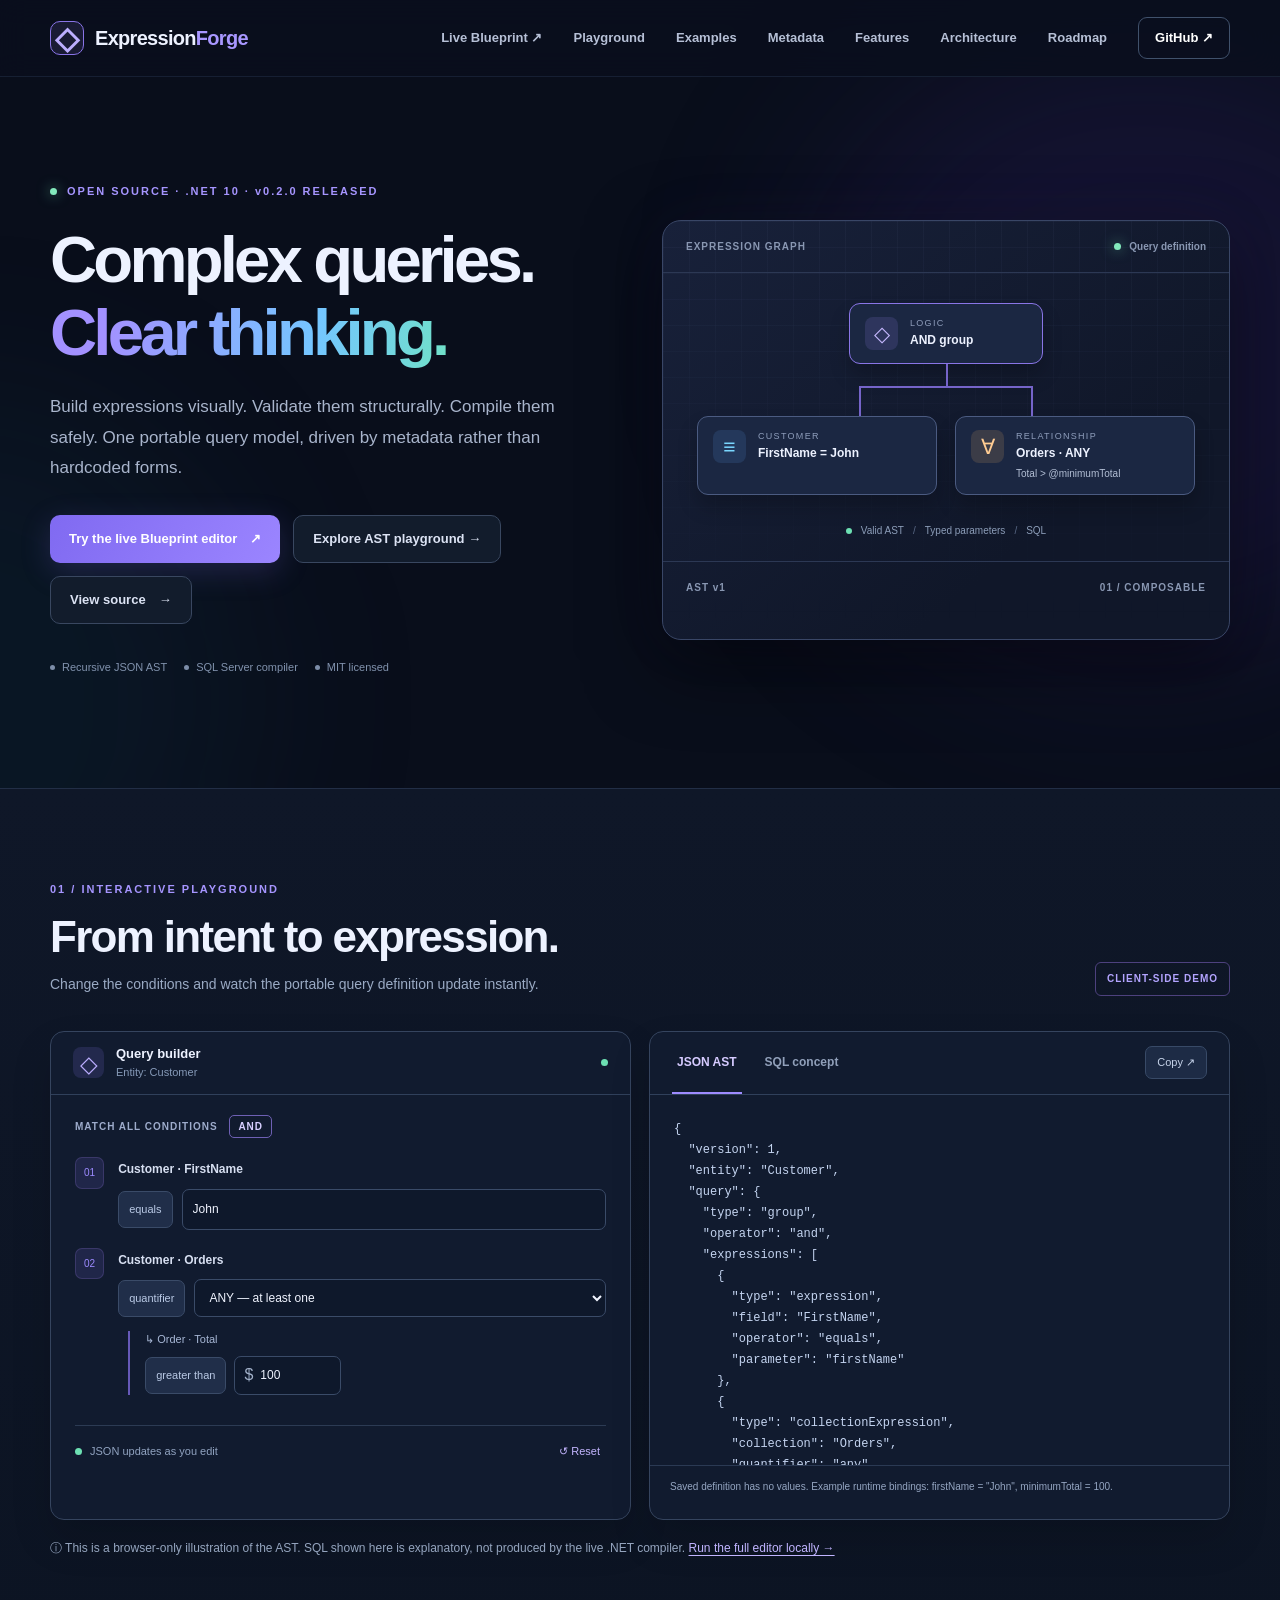
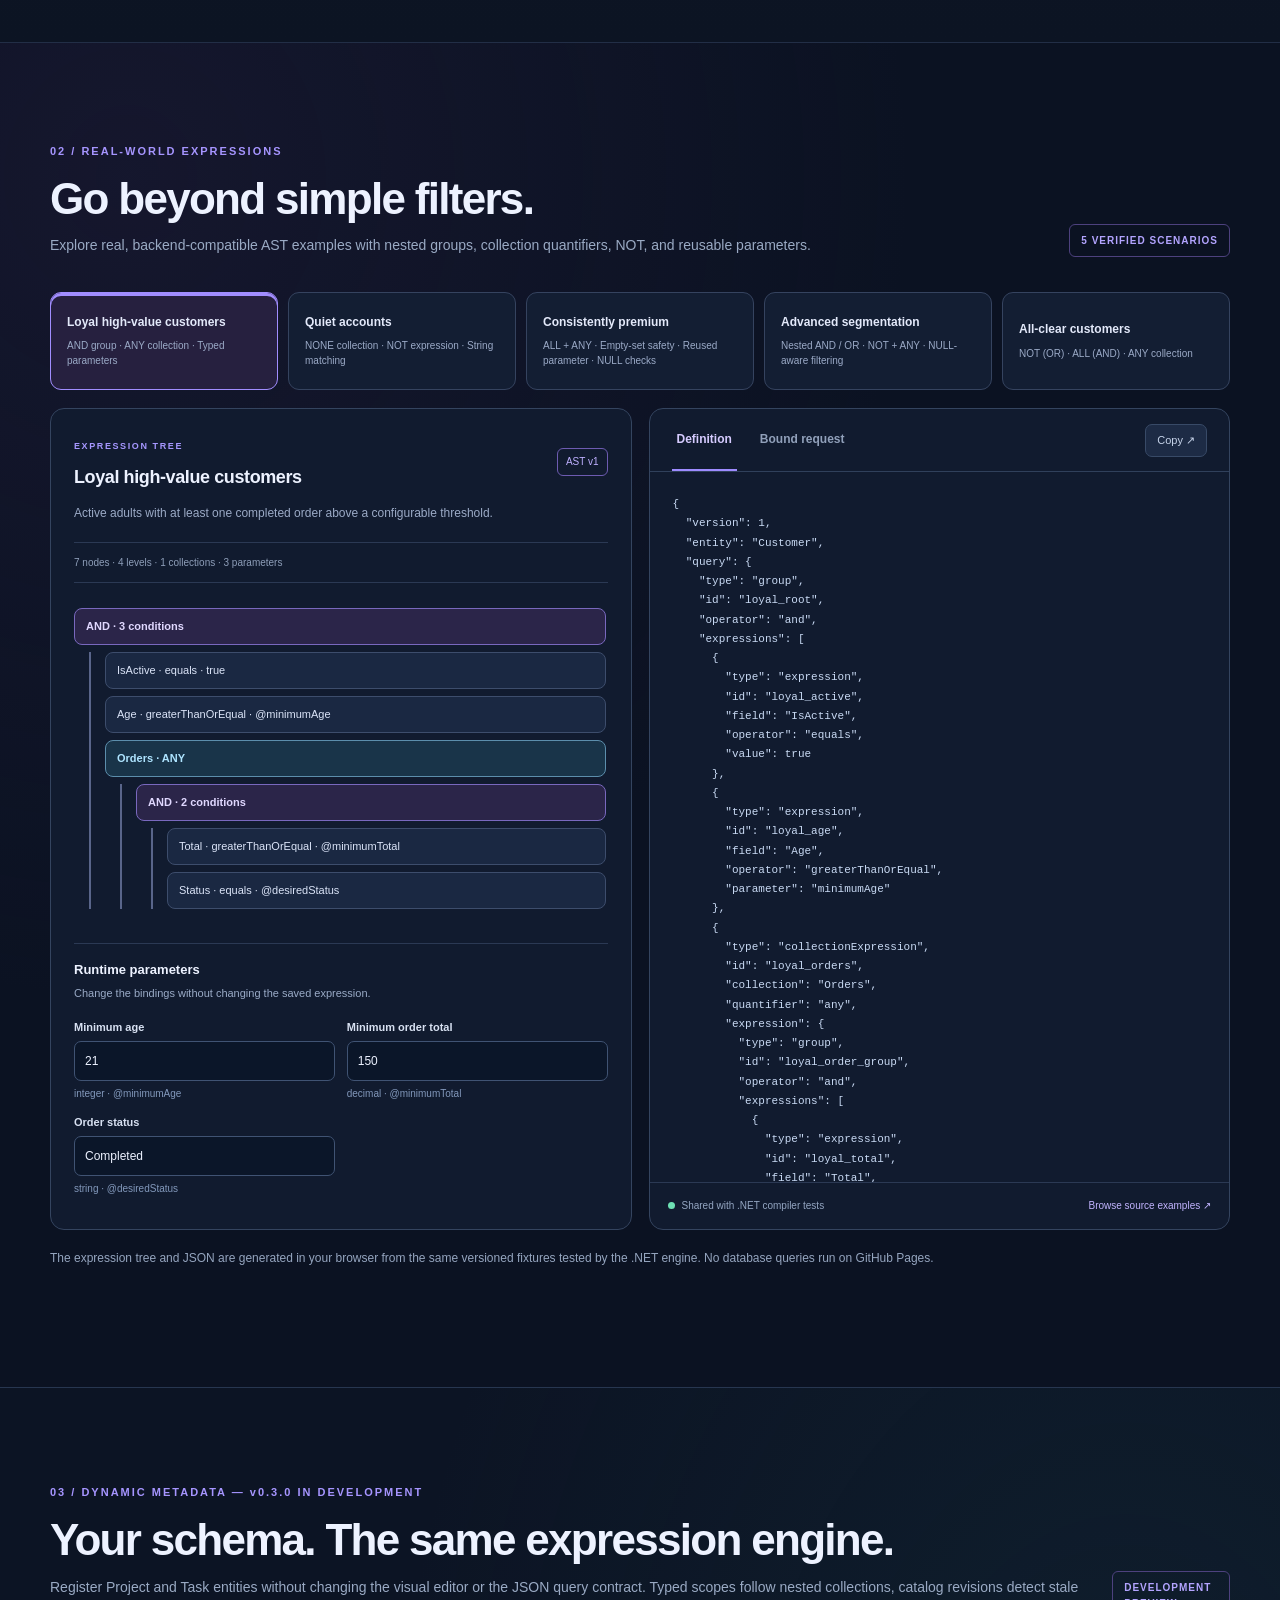
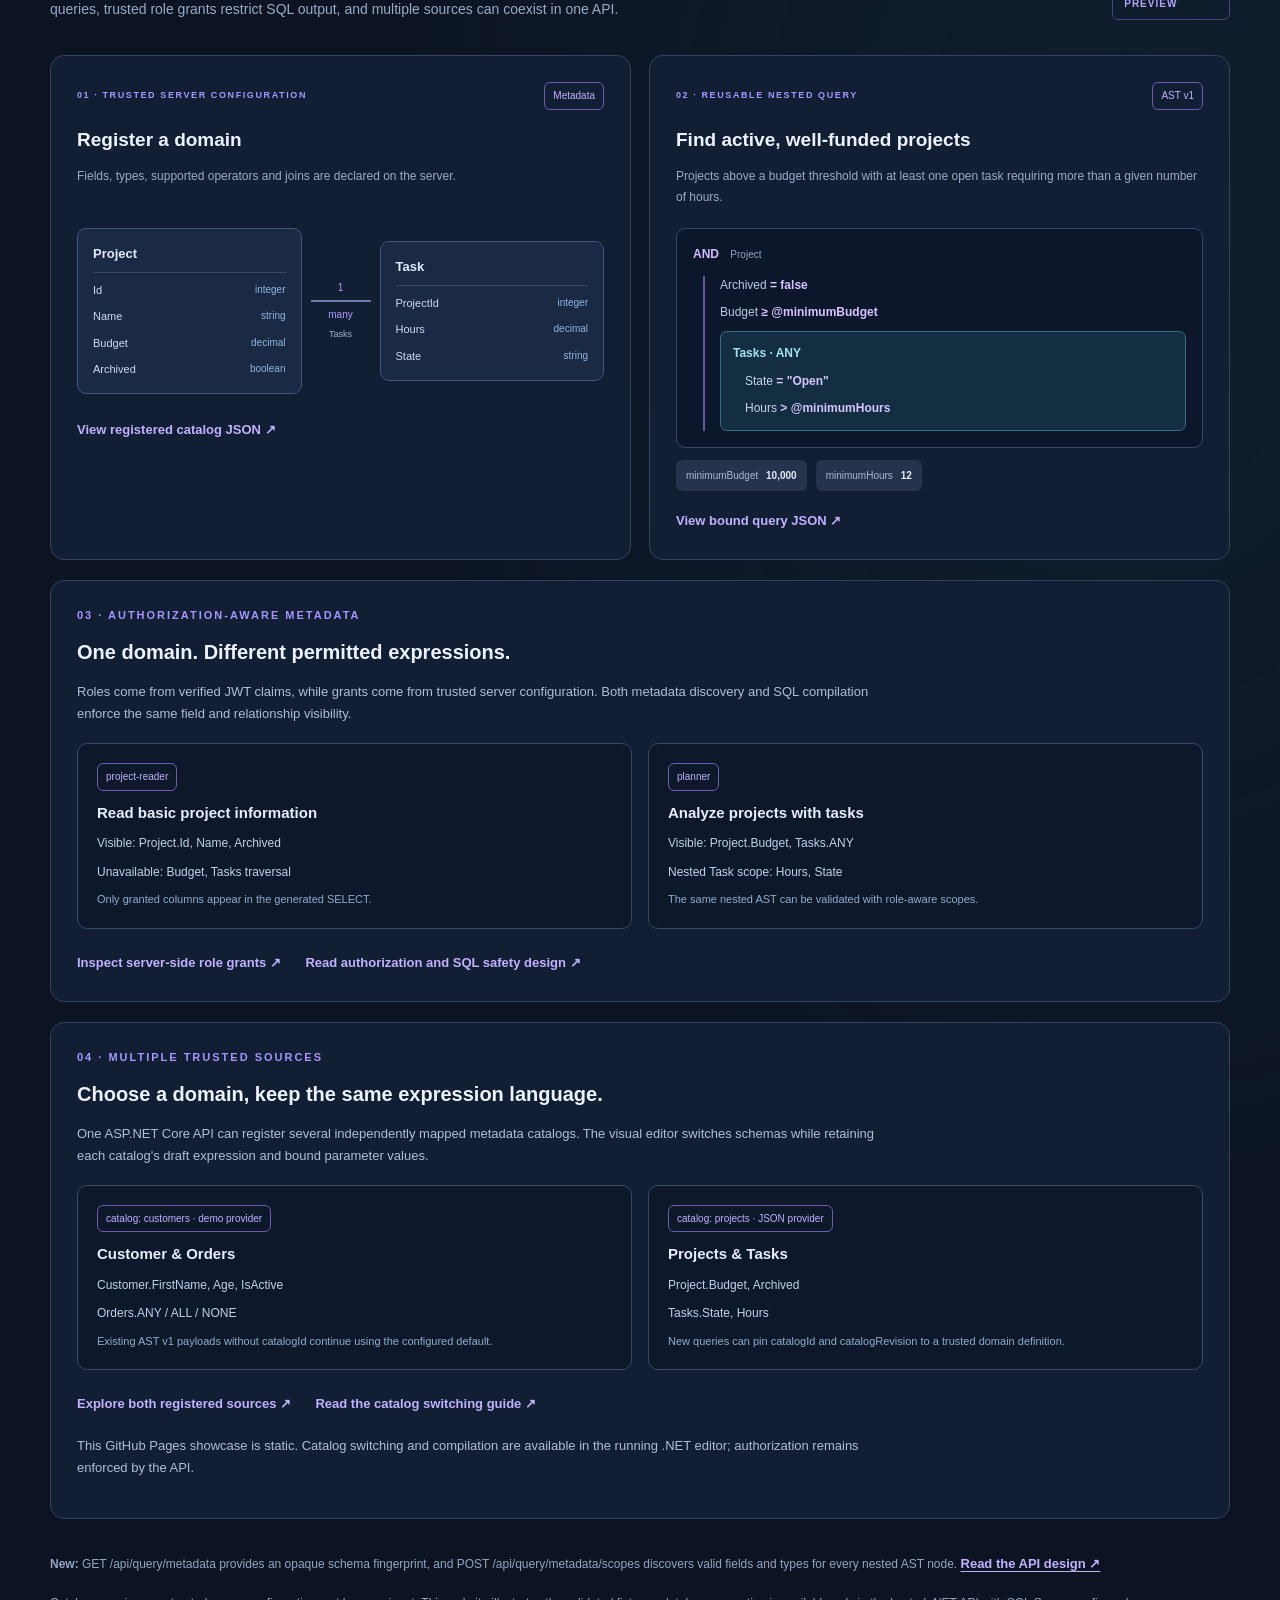
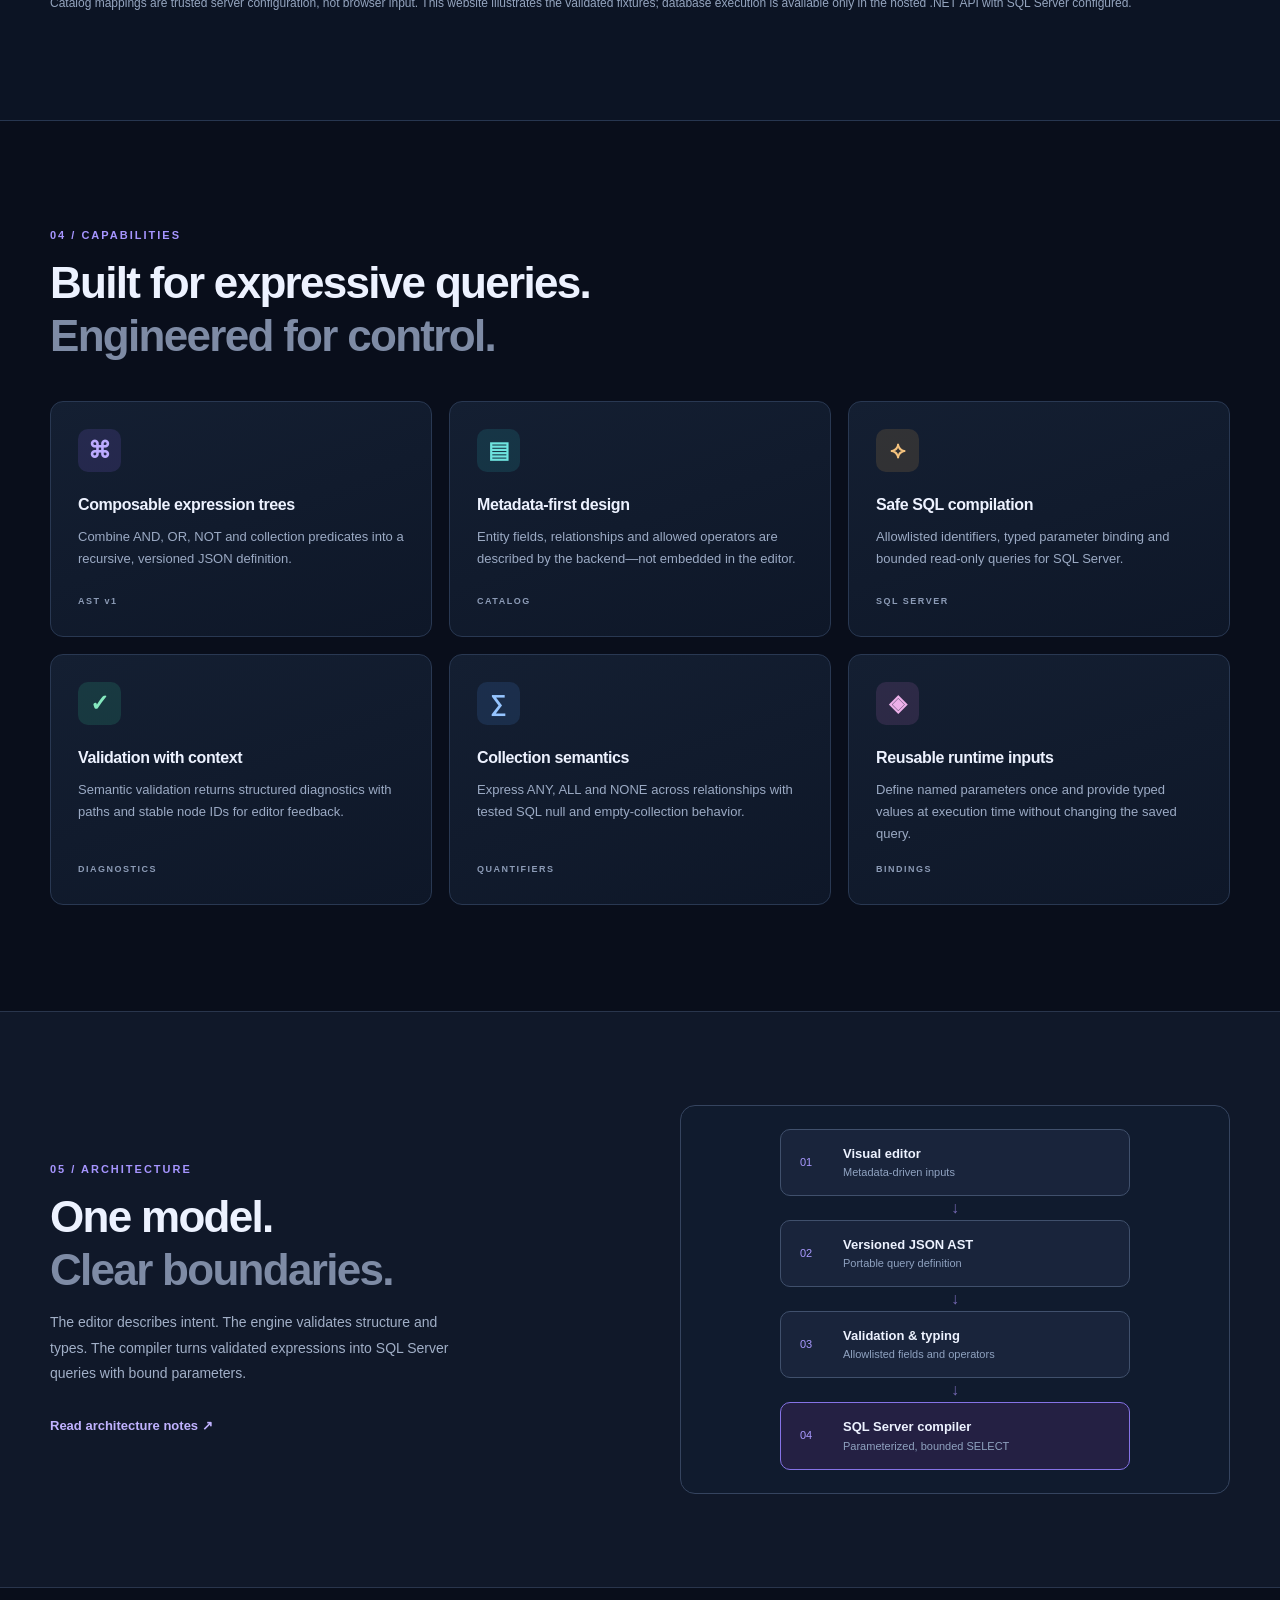
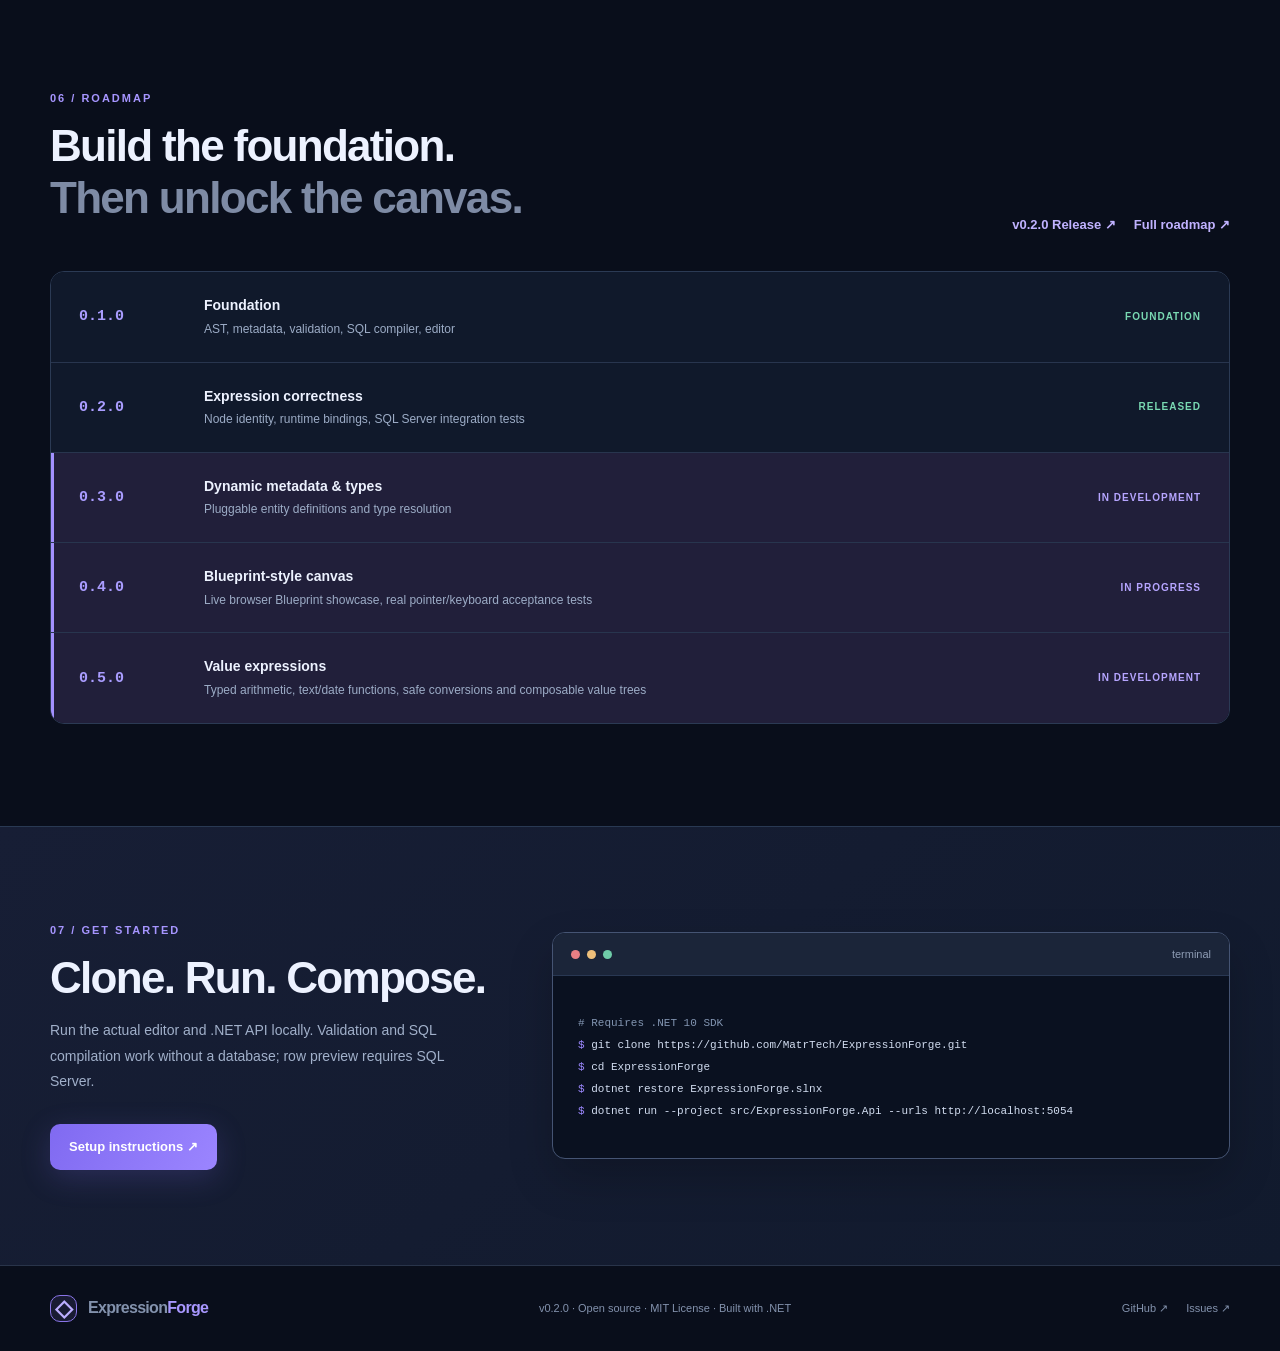
<file: site/index.html>
<!doctype html>
<html lang="en">
<head>
  <meta charset="utf-8">
  <meta name="viewport" content="width=device-width, initial-scale=1">
  <meta name="theme-color" content="#0a0f1d">
  <meta name="description" content="ExpressionForge — a metadata-driven .NET query engine. Design recursive expressions, validate typed ASTs, and compile parameterized SQL Server queries.">
  <meta property="og:title" content="ExpressionForge — Build queries visually">
  <meta property="og:description" content="A metadata-driven .NET 10 query engine with a visual expression editor and safe SQL Server compilation.">
  <meta property="og:type" content="website">
  <title>ExpressionForge — Build queries visually</title>
  <link rel="icon" href="favicon.svg" type="image/svg+xml">
  <link rel="stylesheet" href="styles.css">
  <script src="app.js" defer></script>
  <script src="example-gallery.js" defer></script>
</head>
<body>
  <a class="skip-link" href="#main">Skip to content</a>
  <div class="ambient ambient-one" aria-hidden="true"></div>
  <div class="ambient ambient-two" aria-hidden="true"></div>
  <header class="site-header">
    <nav class="nav shell" aria-label="Main navigation">
      <a class="wordmark" href="#home" aria-label="ExpressionForge home"><span class="mark" aria-hidden="true">◇</span><span>Expression<span class="text-accent">Forge</span></span></a>
      <div class="nav-links">
        <a href="blueprint.html">Live Blueprint ↗</a>
        <a href="#playground">Playground</a>
        <a href="#examples">Examples</a>
        <a href="#metadata">Metadata</a>
        <a href="#features">Features</a>
        <a href="#architecture">Architecture</a>
        <a href="#roadmap">Roadmap</a>
        <a class="nav-github" href="https://github.com/MatrTech/ExpressionForge" target="_blank" rel="noopener noreferrer">GitHub <span aria-hidden="true">↗</span></a>
      </div>
      <a class="mobile-github" href="https://github.com/MatrTech/ExpressionForge" aria-label="View GitHub repository">GitHub ↗</a>
    </nav>
  </header>
  <main id="main">
    <section class="hero shell" id="home">
      <div class="hero-copy">
        <div class="eyebrow"><span class="pulse" aria-hidden="true"></span> OPEN SOURCE · .NET 10 · v0.2.0 RELEASED</div>
        <h1>Complex queries.<br><span class="gradient-text">Clear thinking.</span></h1>
        <p class="hero-lead">Build expressions visually. Validate them structurally. Compile them safely. One portable query model, driven by metadata rather than hardcoded forms.</p>
        <div class="hero-actions">
          <a class="button primary" href="blueprint.html">Try the live Blueprint editor <span aria-hidden="true">↗</span></a>
          <a class="button outline" href="#playground">Explore AST playground →</a>
          <a class="button outline" href="https://github.com/MatrTech/ExpressionForge">View source <span aria-hidden="true">→</span></a>
        </div>
        <div class="hero-facts"><span><i aria-hidden="true"></i> Recursive JSON AST</span><span><i aria-hidden="true"></i> SQL Server compiler</span><span><i aria-hidden="true"></i> MIT licensed</span></div>
      </div>
      <div class="hero-art" aria-label="Illustration of an expression graph">
        <div class="art-grid" aria-hidden="true"></div>
        <div class="art-top"><span class="art-label">EXPRESSION GRAPH</span><span class="art-indicator"><span class="pulse"></span> Query definition</span></div>
        <div class="art-flow">
          <div class="art-node art-root"><span class="node-symbol purple">◇</span><div><span class="node-overline">LOGIC</span><strong>AND group</strong></div><span class="node-socket"></span></div>
          <div class="art-connector" aria-hidden="true"><span></span><span></span></div>
          <div class="art-children">
            <div class="art-node"><span class="node-symbol blue">≡</span><div><span class="node-overline">CUSTOMER</span><strong>FirstName = John</strong></div></div>
            <div class="art-node"><span class="node-symbol orange">∀</span><div><span class="node-overline">RELATIONSHIP</span><strong>Orders · ANY</strong><small>Total &gt; @minimumTotal</small></div></div>
          </div>
          <div class="art-output"><span class="art-signal"></span> Valid AST <span class="art-separator">/</span> Typed parameters <span class="art-separator">/</span> SQL</div>
        </div>
        <div class="art-bottom"><span>AST v1</span><span>01 / COMPOSABLE</span></div>
      </div>
    </section>

    <section class="playground-section" id="playground">
      <div class="shell">
        <div class="section-head"><div><div class="section-kicker">01 / INTERACTIVE PLAYGROUND</div><h2>From intent to expression.</h2><p>Change the conditions and watch the portable query definition update instantly.</p></div><span class="demo-badge">CLIENT-SIDE DEMO</span></div>
        <div class="playground">
          <div class="demo-builder">
            <div class="panel-header"><span class="panel-icon">◇</span><div><strong>Query builder</strong><small>Entity: Customer</small></div><span class="panel-dot"></span></div>
            <div class="builder-body">
              <div class="builder-hint">MATCH ALL CONDITIONS <span>AND</span></div>
              <div class="condition">
                <span class="condition-number">01</span><div class="condition-content"><label for="customer-name">Customer · FirstName</label><div class="condition-control"><span class="operator">equals</span><input id="customer-name" type="text" value="John" maxlength="80" autocomplete="off" aria-label="Customer first name"></div></div>
              </div>
              <div class="condition">
                <span class="condition-number">02</span><div class="condition-content"><label for="quantifier">Customer · Orders</label><div class="condition-control"><span class="operator">quantifier</span><select id="quantifier"><option value="any">ANY — at least one</option><option value="all">ALL — every order</option><option value="none">NONE — no orders</option></select></div><div class="nested-condition"><span class="nested-label">↳ Order · Total</span><span class="operator">greater than</span><label class="currency-input" for="minimum-total"><span>$</span><input id="minimum-total" type="number" min="0" max="1000000" step="1" value="100" aria-label="Minimum order total"></label></div></div>
              </div>
              <div class="builder-footer"><span class="green-dot"></span> JSON updates as you edit <button class="text-button" id="reset-demo" type="button">↺ Reset</button></div>
            </div>
          </div>
          <div class="demo-output">
            <div class="output-header"><div class="output-tabs" role="tablist" aria-label="Output format"><button id="tab-ast" class="tab active" type="button" role="tab" aria-selected="true" aria-controls="demo-code">JSON AST</button><button id="tab-sql" class="tab" type="button" role="tab" aria-selected="false" aria-controls="demo-code">SQL concept</button></div><button class="copy-button" id="copy-code" type="button" aria-label="Copy displayed code">Copy <span aria-hidden="true">↗</span></button></div>
            <pre class="code-block" id="demo-code" tabindex="0" aria-live="polite"></pre>
            <div class="output-footnote" id="demo-note">Portable AST v1. Runtime bindings are kept separate from the saved definition.</div>
          </div>
        </div>
        <div class="demo-disclaimer"><span aria-hidden="true">ⓘ</span> This is a browser-only illustration of the AST. SQL shown here is explanatory, not produced by the live .NET compiler. <a href="#get-started">Run the full editor locally →</a></div>
      </div>
    </section>

    <section class="gallery-section" id="examples">
      <div class="shell">
        <div class="section-head">
          <div><div class="section-kicker">02 / REAL-WORLD EXPRESSIONS</div><h2>Go beyond simple filters.</h2>
            <p>Explore real, backend-compatible AST examples with nested groups, collection quantifiers, NOT, and reusable parameters.</p></div>
          <span class="demo-badge">5 VERIFIED SCENARIOS</span>
        </div>
        <div class="gallery-presets" id="gallery-presets" aria-label="Select a query example">
          <p class="gallery-loading">Loading expression examples…</p>
        </div>
        <div class="gallery-workspace">
          <div class="gallery-inspector">
            <div class="gallery-panel-head">
              <div><span class="gallery-overline">EXPRESSION TREE</span><h3 id="gallery-title">Select a scenario</h3></div>
              <span class="gallery-chip">AST v1</span>
            </div>
            <p class="gallery-description" id="gallery-description">Each example is checked against the .NET query validator and compiler in CI.</p>
            <div class="gallery-stats" id="gallery-stats" aria-live="polite"></div>
            <div class="gallery-tree" id="gallery-tree" aria-label="Nested query expression tree"></div>
            <div class="gallery-parameters">
              <h4>Runtime parameters</h4>
              <p>Change the bindings without changing the saved expression.</p>
              <div class="gallery-bindings" id="gallery-bindings"></div>
            </div>
          </div>
          <div class="gallery-code-panel">
            <div class="output-header">
              <div class="output-tabs" role="tablist" aria-label="Advanced example output">
                <button id="gallery-tab-definition" class="tab active" type="button" role="tab" aria-selected="true" aria-controls="gallery-code">Definition</button>
                <button id="gallery-tab-request" class="tab" type="button" role="tab" aria-selected="false" aria-controls="gallery-code">Bound request</button>
              </div>
              <button class="copy-button" id="gallery-copy" type="button" aria-label="Copy example JSON">Copy ↗</button>
            </div>
            <pre class="gallery-code" id="gallery-code" tabindex="0" aria-live="polite">Loading…</pre>
            <div class="gallery-error" id="gallery-error" role="status" aria-live="polite"></div>
            <div class="gallery-code-footer">
              <span><span class="green-dot"></span> Shared with .NET compiler tests</span>
              <a href="https://github.com/MatrTech/ExpressionForge/blob/main/site/examples.json">Browse source examples ↗</a>
            </div>
          </div>
        </div>
        <p class="demo-disclaimer">The expression tree and JSON are generated in your browser from the same versioned fixtures tested by the .NET engine. No database queries run on GitHub Pages.</p>
      </div>
    </section>

    <section class="metadata-section" id="metadata">
      <div class="shell">
        <div class="section-head">
          <div><div class="section-kicker">03 / DYNAMIC METADATA — v0.3.0 IN DEVELOPMENT</div>
            <h2>Your schema. The same expression engine.</h2>
            <p>Register Project and Task entities without changing the visual editor or the JSON query contract. Typed scopes follow nested collections, catalog revisions detect stale queries, trusted role grants restrict SQL output, and multiple sources can coexist in one API.</p>
          </div>
          <span class="demo-badge">DEVELOPMENT PREVIEW</span>
        </div>
        <div class="metadata-example-grid">
          <article class="metadata-example-card">
            <div class="metadata-example-heading"><span class="gallery-overline">01 · TRUSTED SERVER CONFIGURATION</span><span class="gallery-chip">Metadata</span></div>
            <h3>Register a domain</h3>
            <p>Fields, types, supported operators and joins are declared on the server.</p>
            <div class="metadata-schema">
              <div class="metadata-entity"><strong>Project</strong><span>Id <em>integer</em></span><span>Name <em>string</em></span><span>Budget <em>decimal</em></span><span>Archived <em>boolean</em></span></div>
              <div class="metadata-relation"><span>1</span><span class="metadata-relation-line"></span><span>many</span><small>Tasks</small></div>
              <div class="metadata-entity"><strong>Task</strong><span>ProjectId <em>integer</em></span><span>Hours <em>decimal</em></span><span>State <em>string</em></span></div>
            </div>
            <a class="inline-link" href="https://github.com/MatrTech/ExpressionForge/blob/main/examples/project-catalog.json">View registered catalog JSON ↗</a>
          </article>
          <article class="metadata-example-card">
            <div class="metadata-example-heading"><span class="gallery-overline">02 · REUSABLE NESTED QUERY</span><span class="gallery-chip">AST v1</span></div>
            <h3>Find active, well-funded projects</h3>
            <p>Projects above a budget threshold with at least one open task requiring more than a given number of hours.</p>
            <div class="metadata-logic">
              <div class="metadata-logic-node">AND <small>Project</small></div>
              <div class="metadata-logic-children">
                <div>Archived <strong>= false</strong></div>
                <div>Budget <strong>≥ @minimumBudget</strong></div>
                <div class="metadata-logic-nested">Tasks · ANY
                  <div>State <strong>= "Open"</strong></div>
                  <div>Hours <strong>&gt; @minimumHours</strong></div>
                </div>
              </div>
            </div>
            <div class="metadata-example-values"><span>minimumBudget <strong>10,000</strong></span><span>minimumHours <strong>12</strong></span></div>
            <a class="inline-link" href="https://github.com/MatrTech/ExpressionForge/blob/main/examples/project-query.json">View bound query JSON ↗</a>
          </article>
        </div>
        <div class="metadata-access-card" aria-label="Role-based metadata example">
          <div class="section-kicker">03 · AUTHORIZATION-AWARE METADATA</div>
          <h3>One domain. Different permitted expressions.</h3>
          <p>Roles come from verified JWT claims, while grants come from trusted server configuration. Both metadata discovery and SQL compilation enforce the same field and relationship visibility.</p>
          <div class="metadata-access-grid">
            <div class="metadata-access-role">
              <span class="gallery-chip">project-reader</span>
              <strong>Read basic project information</strong>
              <span>Visible: Project.Id, Name, Archived</span>
              <span>Unavailable: Budget, Tasks traversal</span>
              <small>Only granted columns appear in the generated SELECT.</small>
            </div>
            <div class="metadata-access-role">
              <span class="gallery-chip">planner</span>
              <strong>Analyze projects with tasks</strong>
              <span>Visible: Project.Budget, Tasks.ANY</span>
              <span>Nested Task scope: Hours, State</span>
              <small>The same nested AST can be validated with role-aware scopes.</small>
            </div>
          </div>
          <a class="inline-link" href="https://github.com/MatrTech/ExpressionForge/blob/main/examples/project-access.json">Inspect server-side role grants ↗</a>
          <a class="inline-link" href="https://github.com/MatrTech/ExpressionForge/blob/main/docs/authorization.md">Read authorization and SQL safety design ↗</a>
        </div>
        <div class="metadata-access-card" aria-label="Multi-catalog metadata sources">
          <div class="section-kicker">04 · MULTIPLE TRUSTED SOURCES</div>
          <h3>Choose a domain, keep the same expression language.</h3>
          <p>One ASP.NET Core API can register several independently mapped metadata catalogs. The visual editor switches schemas while retaining each catalog's draft expression and bound parameter values.</p>
          <div class="metadata-access-grid">
            <div class="metadata-access-role">
              <span class="gallery-chip">catalog: customers · demo provider</span>
              <strong>Customer &amp; Orders</strong>
              <span>Customer.FirstName, Age, IsActive</span>
              <span>Orders.ANY / ALL / NONE</span>
              <small>Existing AST v1 payloads without catalogId continue using the configured default.</small>
            </div>
            <div class="metadata-access-role">
              <span class="gallery-chip">catalog: projects · JSON provider</span>
              <strong>Projects &amp; Tasks</strong>
              <span>Project.Budget, Archived</span>
              <span>Tasks.State, Hours</span>
              <small>New queries can pin catalogId and catalogRevision to a trusted domain definition.</small>
            </div>
          </div>
          <a class="inline-link" href="https://github.com/MatrTech/ExpressionForge/blob/main/examples/catalog-registry.json">Explore both registered sources ↗</a>
          <a class="inline-link" href="https://github.com/MatrTech/ExpressionForge/blob/main/docs/catalog-registry.md">Read the catalog switching guide ↗</a>
          <p class="demo-disclaimer">This GitHub Pages showcase is static. Catalog switching and compilation are available in the running .NET editor; authorization remains enforced by the API.</p>
        </div>
        <p class="demo-disclaimer"><strong>New:</strong> GET /api/query/metadata provides an opaque schema fingerprint, and POST /api/query/metadata/scopes discovers valid fields and types for every nested AST node. <a class="inline-link" href="https://github.com/MatrTech/ExpressionForge/blob/main/docs/catalog-revisions-and-scopes.md">Read the API design ↗</a></p>
        <p class="demo-disclaimer">Catalog mappings are trusted server configuration, not browser input. This website illustrates the validated fixtures; database execution is available only in the hosted .NET API with SQL Server configured.</p>
      </div>
    </section>

    <section class="features-section shell" id="features">
      <div class="section-kicker">04 / CAPABILITIES</div><h2>Built for expressive queries.<br><span class="muted-heading">Engineered for control.</span></h2>
      <div class="feature-grid">
        <article class="feature"><div class="feature-icon violet">⌘</div><h3>Composable expression trees</h3><p>Combine AND, OR, NOT and collection predicates into a recursive, versioned JSON definition.</p><span class="feature-tag">AST v1</span></article>
        <article class="feature"><div class="feature-icon cyan">▤</div><h3>Metadata-first design</h3><p>Entity fields, relationships and allowed operators are described by the backend—not embedded in the editor.</p><span class="feature-tag">CATALOG</span></article>
        <article class="feature"><div class="feature-icon amber">⟡</div><h3>Safe SQL compilation</h3><p>Allowlisted identifiers, typed parameter binding and bounded read-only queries for SQL Server.</p><span class="feature-tag">SQL SERVER</span></article>
        <article class="feature"><div class="feature-icon green">✓</div><h3>Validation with context</h3><p>Semantic validation returns structured diagnostics with paths and stable node IDs for editor feedback.</p><span class="feature-tag">DIAGNOSTICS</span></article>
        <article class="feature"><div class="feature-icon blue">∑</div><h3>Collection semantics</h3><p>Express ANY, ALL and NONE across relationships with tested SQL null and empty-collection behavior.</p><span class="feature-tag">QUANTIFIERS</span></article>
        <article class="feature"><div class="feature-icon pink">◈</div><h3>Reusable runtime inputs</h3><p>Define named parameters once and provide typed values at execution time without changing the saved query.</p><span class="feature-tag">BINDINGS</span></article>
      </div>
    </section>

    <section class="architecture-section" id="architecture">
      <div class="shell architecture-grid"><div><div class="section-kicker">05 / ARCHITECTURE</div><h2>One model.<br><span class="muted-heading">Clear boundaries.</span></h2><p>The editor describes intent. The engine validates structure and types. The compiler turns validated expressions into SQL Server queries with bound parameters.</p><a class="inline-link" href="https://github.com/MatrTech/ExpressionForge/blob/main/docs/architecture.md">Read architecture notes ↗</a></div>
      <div class="pipeline" aria-label="ExpressionForge processing pipeline"><div class="pipeline-step"><span>01</span><strong>Visual editor</strong><small>Metadata-driven inputs</small></div><div class="pipeline-arrow" aria-hidden="true">↓</div><div class="pipeline-step"><span>02</span><strong>Versioned JSON AST</strong><small>Portable query definition</small></div><div class="pipeline-arrow" aria-hidden="true">↓</div><div class="pipeline-step"><span>03</span><strong>Validation &amp; typing</strong><small>Allowlisted fields and operators</small></div><div class="pipeline-arrow" aria-hidden="true">↓</div><div class="pipeline-step highlight-step"><span>04</span><strong>SQL Server compiler</strong><small>Parameterized, bounded SELECT</small></div></div></div>
    </section>

    <section class="roadmap-section shell" id="roadmap"><div class="section-head"><div><div class="section-kicker">06 / ROADMAP</div><h2>Build the foundation.<br><span class="muted-heading">Then unlock the canvas.</span></h2></div><div class="roadmap-links"><a class="inline-link" href="https://github.com/MatrTech/ExpressionForge/releases/tag/v0.2.0">v0.2.0 Release ↗</a><a class="inline-link" href="https://github.com/MatrTech/ExpressionForge/blob/main/docs/ROADMAP.md">Full roadmap ↗</a></div></div>
      <div class="milestones"><div class="milestone done"><span class="milestone-index">0.1.0</span><div><strong>Foundation</strong><small>AST, metadata, validation, SQL compiler, editor</small></div><span class="milestone-status">FOUNDATION</span></div><div class="milestone done"><span class="milestone-index">0.2.0</span><div><strong>Expression correctness</strong><small>Node identity, runtime bindings, SQL Server integration tests</small></div><span class="milestone-status">RELEASED</span></div><div class="milestone current"><span class="milestone-index">0.3.0</span><div><strong>Dynamic metadata &amp; types</strong><small>Pluggable entity definitions and type resolution</small></div><span class="milestone-status">IN DEVELOPMENT</span></div><div class="milestone current"><span class="milestone-index">0.4.0</span><div><strong>Blueprint-style canvas</strong><small>Live browser Blueprint showcase, real pointer/keyboard acceptance tests</small></div><span class="milestone-status">IN PROGRESS</span></div><div class="milestone current"><span class="milestone-index">0.5.0</span><div><strong>Value expressions</strong><small>Typed arithmetic, text/date functions, safe conversions and composable value trees</small></div><span class="milestone-status">IN DEVELOPMENT</span></div></div>
    </section>

    <section class="get-started-section" id="get-started"><div class="shell start-grid"><div><div class="section-kicker">07 / GET STARTED</div><h2>Clone. Run. Compose.</h2><p>Run the actual editor and .NET API locally. Validation and SQL compilation work without a database; row preview requires SQL Server.</p><a class="button primary" href="https://github.com/MatrTech/ExpressionForge#try-it">Setup instructions ↗</a></div><div class="terminal"><div class="terminal-bar"><span class="terminal-lights"><i></i><i></i><i></i></span><span>terminal</span></div><pre><span class="terminal-comment"># Requires .NET 10 SDK</span>
<span class="terminal-prompt">$</span> git clone https://github.com/MatrTech/ExpressionForge.git
<span class="terminal-prompt">$</span> cd ExpressionForge
<span class="terminal-prompt">$</span> dotnet restore ExpressionForge.slnx
<span class="terminal-prompt">$</span> dotnet run --project src/ExpressionForge.Api --urls http://localhost:5054</pre></div></div></section>
  </main>
  <footer class="footer"><div class="shell footer-inner"><a class="wordmark" href="#home"><span class="mark">◇</span><span>Expression<span class="text-accent">Forge</span></span></a><span>v0.2.0 · Open source · MIT License · Built with .NET</span><div><a href="https://github.com/MatrTech/ExpressionForge">GitHub ↗</a><a href="https://github.com/MatrTech/ExpressionForge/issues">Issues ↗</a></div></div></footer>
</body>
</html>
</file>
<file: site/styles.css>
:root{color-scheme:dark;--bg:#090e1b;--surface:#10182a;--surface2:#131f34;--line:#26334d;--muted:#9aaac4;--text:#edf2ff;--purple:#a18dff;--cyan:#5bded6;--orange:#ffc47b;--green:#6de0b3;--radius:17px}*{box-sizing:border-box}html{scroll-behavior:smooth}body{margin:0;min-width:320px;font-family:Inter,ui-sans-serif,-apple-system,BlinkMacSystemFont,"Segoe UI",sans-serif;background:var(--bg);color:var(--text);line-height:1.55;overflow-x:hidden}a{color:inherit;text-decoration:none}button,input,select{font:inherit}button{cursor:pointer}button:focus-visible,input:focus-visible,select:focus-visible,a:focus-visible{outline:2px solid var(--cyan);outline-offset:3px}::selection{background:#6653ae;color:white}.shell{width:min(1180px,calc(100% - 72px));margin:0 auto}.skip-link{position:absolute;z-index:100;top:-80px;left:12px;background:#fff;color:#000;padding:10px}.skip-link:focus{top:12px}.ambient{position:absolute;pointer-events:none;z-index:-1;border-radius:50%;filter:blur(90px)}.ambient-one{top:40px;right:-210px;width:690px;height:620px;background:#422b8a33}.ambient-two{top:400px;left:-300px;width:540px;height:600px;background:#124f6a20}.site-header{border-bottom:1px solid #25324a80;position:relative;z-index:5;background:#0a0f1edb;backdrop-filter:blur(14px)}.nav{min-height:76px;display:flex;align-items:center;justify-content:space-between;gap:24px}.wordmark{font-size:20px;font-weight:800;letter-spacing:-.7px;display:inline-flex;align-items:center;gap:11px;white-space:nowrap}.mark{display:grid;place-items:center;width:34px;height:34px;border:1px solid #8974e7;background:#a28cff1b;border-radius:10px;color:#bcaeff;font-size:31px;line-height:1}.text-accent{color:#a897ff}.nav-links{display:flex;align-items:center;gap:31px}.nav-links a{font-size:13px;font-weight:600;color:#b6c0d6;transition:color .2s}.nav-links a:hover,.footer a:hover{color:#fff}.nav-links .nav-github{color:#fff;border:1px solid #40516b;padding:10px 16px;border-radius:9px}.mobile-github{display:none;font-size:13px;color:#d9d5ff}.hero{display:grid;grid-template-columns:1fr 1fr;align-items:center;gap:44px;padding-top:106px;padding-bottom:112px;min-height:650px}.eyebrow,.section-kicker{color:#a695ff;font-size:11px;font-weight:800;letter-spacing:2px}.eyebrow{display:flex;align-items:center;gap:10px}.pulse{width:7px;height:7px;display:inline-block;border-radius:50%;background:#83e9bc;box-shadow:0 0 13px #6de0b3aa}.hero h1{font-size:clamp(44px,5.1vw,70px);letter-spacing:-3.8px;line-height:1.12;margin:23px 0}.gradient-text{background:linear-gradient(100deg,#a391ff 15%,#74c6ff 67%,#70e1c9);background-clip:text;color:transparent}.hero-lead{color:#a9b5cc;font-size:17px;line-height:1.8;max-width:520px}.hero-actions{display:flex;gap:13px;flex-wrap:wrap;margin-top:31px}.button{border-radius:10px;padding:13px 19px;display:inline-flex;align-items:center;justify-content:center;gap:13px;font-weight:700;font-size:13px;transition:transform .2s,background .2s}.button:hover{transform:translateY(-2px)}.button.primary{background:linear-gradient(120deg,#806af1,#9b85ff);color:#fff;box-shadow:0 8px 30px #7e68ee35}.button.outline{border:1px solid #394760;color:#dce3f4;background:#121c2c}.hero-facts{display:flex;flex-wrap:wrap;gap:17px;margin-top:35px;color:#8192ad;font-size:11px}.hero-facts span{display:flex;align-items:center;gap:7px}.hero-facts i{width:5px;height:5px;border-radius:50%;background:#7c8da8}.hero-art{position:relative;overflow:hidden;border:1px solid #394666;border-radius:19px;min-height:420px;background:linear-gradient(140deg,#18213a,#101729 70%);box-shadow:0 24px 75px #0008,0 0 60px #5549af13}.art-grid{position:absolute;inset:0;background-image:linear-gradient(#58678e16 1px,transparent 1px),linear-gradient(90deg,#58678e16 1px,transparent 1px);background-size:26px 26px;mask-image:linear-gradient(#000,transparent 97%)}.art-top,.art-bottom{position:relative;z-index:1;display:flex;justify-content:space-between;align-items:center;padding:18px 23px;border-bottom:1px solid #2c3854;color:#8997b2;font-size:10px;font-weight:700;letter-spacing:1px}.art-indicator{display:flex;align-items:center;gap:8px;letter-spacing:0}.art-flow{position:relative;padding:30px 34px 22px;display:flex;flex-direction:column;align-items:center}.art-node{display:flex;align-items:center;gap:12px;min-width:0;padding:13px 15px;background:#1b2742;border:1px solid #4b5b81;border-radius:11px;box-shadow:0 12px 20px #0003}.art-node strong{display:block;font-size:12px;white-space:nowrap}.art-node small{display:block;font-size:10px;color:#b3bfd5;margin-top:3px}.art-node .node-overline{display:block;font-size:9px;letter-spacing:1.3px;color:#8f9ebc}.node-symbol{font-size:21px;line-height:1;width:33px;height:33px;display:grid;place-items:center;border-radius:8px}.node-symbol.purple{color:#c7b9ff;background:#a18dff25}.node-symbol.blue{color:#7ad7ff;background:#5b9de626}.node-symbol.orange{color:#ffcc92;background:#ffb66724}.art-root{min-width:194px;border-color:#8975e6}.art-connector{height:52px;width:65%;position:relative;border-top:0}.art-connector:before{content:"";position:absolute;left:50%;top:0;height:22px;border-left:2px solid #7564c9}.art-connector:after{content:"";position:absolute;top:22px;left:23%;right:23%;border-top:2px solid #7564c9}.art-connector span{position:absolute;top:22px;height:30px;border-left:2px solid #7564c9}.art-connector span:first-child{left:23%}.art-connector span:last-child{right:23%}.art-children{display:flex;justify-content:center;gap:18px;width:100%}.art-children .art-node{align-items:flex-start;flex:1}.art-output{margin-top:28px;color:#8c9db8;font-size:10px;display:flex;align-items:center;gap:9px}.art-signal{width:6px;height:6px;background:var(--green);border-radius:50%}.art-separator{color:#5a6986}.art-bottom{border-top:1px solid #2c3854;border-bottom:0;margin-top:0}.playground-section{background:linear-gradient(180deg,#0f1728,#0c1423);border-top:1px solid #222e46;border-bottom:1px solid #222e46;padding:92px 0 84px}.section-head{display:flex;align-items:flex-end;justify-content:space-between;gap:20px;margin-bottom:35px}.section-head h2,.features-section h2,.architecture-section h2,.get-started-section h2{font-size:clamp(30px,3.5vw,44px);letter-spacing:-1.7px;line-height:1.2;margin:13px 0 10px}.section-head p{margin:0;color:var(--muted);font-size:14px}.demo-badge{border:1px solid #4d417e;color:#b3a4ff;border-radius:6px;padding:8px 11px;font-size:10px;font-weight:800;letter-spacing:1px}.playground{display:grid;grid-template-columns:1fr 1fr;gap:18px;align-items:stretch}.demo-builder,.demo-output{background:#111b2f;border:1px solid #35445e;border-radius:14px;overflow:hidden;min-width:0;box-shadow:0 20px 40px #0002}.panel-header,.output-header{height:63px;border-bottom:1px solid #30405b;display:flex;align-items:center;gap:12px;padding:0 22px}.panel-icon{width:31px;height:31px;display:grid;place-items:center;background:#8c7aff25;border-radius:8px;color:#bcaeff;font-size:23px}.panel-header strong{display:block;font-size:13px}.panel-header small{display:block;color:#869ab8;font-size:11px}.panel-dot{margin-left:auto;width:7px;height:7px;background:var(--green);border-radius:50%}.builder-body{padding:24px}.builder-hint{color:#9eaccc;font-size:10px;letter-spacing:1px;font-weight:800;margin-bottom:23px}.builder-hint span{color:#d7cfff;border:1px solid #6e60b4;border-radius:5px;padding:5px 8px;margin-left:8px}.condition{display:flex;align-items:flex-start;gap:14px;margin:18px 0}.condition-number{font-size:10px;color:#9c8aff;background:#8772f222;border:1px solid #7864b84b;border-radius:7px;padding:7px 8px}.condition-content{flex:1;min-width:0}.condition-content>label{display:block;color:#d7dff1;font-size:12px;font-weight:700;margin:3px 0 10px}.condition-control{display:flex;gap:9px;align-items:center}.operator{display:inline-flex;align-items:center;flex-shrink:0;background:#202e49;border:1px solid #3a4b68;border-radius:7px;padding:9px 10px;font-size:11px;color:#b9c9e5}.condition-control input,.condition-control select,.currency-input input{min-width:0;width:100%;background:#0e182b;border:1px solid #3a4b68;border-radius:7px;color:#f0f4ff;padding:10px;font-size:12px}.condition-control select{cursor:pointer}.nested-condition{margin:14px 0 0 10px;padding-left:15px;border-left:2px solid #6659b8;display:flex;flex-wrap:wrap;align-items:center;gap:8px}.nested-label{font-size:11px;color:#a7b7d5;width:100%}.currency-input{display:flex;align-items:center;background:#0e182b;border:1px solid #3a4b68;border-radius:7px;color:#a3b2cb;max-width:120px;padding-left:9px}.currency-input input{border:0;background:transparent;padding:9px 7px;min-width:0}.builder-footer{border-top:1px solid #2c3b54;margin-top:30px;padding-top:16px;display:flex;align-items:center;gap:8px;color:#91a3c0;font-size:11px}.green-dot{width:7px;height:7px;background:var(--green);border-radius:50%}.text-button{background:none;border:0;color:#c4b6ff;font-size:11px;margin-left:auto}.output-header{justify-content:space-between}.output-tabs{display:flex;align-items:center;gap:18px;height:100%}.tab{height:100%;background:none;border:0;border-bottom:2px solid transparent;color:#91a0ba;font-size:12px;font-weight:700;padding:0 5px}.tab.active{color:#d6cbff;border-color:#9e8bff}.copy-button{background:#1d2b45;border:1px solid #384a67;border-radius:7px;padding:7px 11px;color:#c6d3e9;font-size:11px}.code-block{font:12px/1.75 "SFMono-Regular",Consolas,"Liberation Mono",monospace;white-space:pre;overflow:auto;min-height:315px;max-height:370px;padding:24px;margin:0;color:#c4d4f0;tab-size:2}.code-block .token-key{color:#9dceff}.code-block .token-string{color:#a9e3b8}.code-block .token-number{color:#ffc47b}.code-block .token-keyword{color:#cfbaff}.output-footnote{border-top:1px solid #2b3a54;padding:13px 20px;font-size:10px;color:#95a6c2;min-height:54px}.demo-disclaimer{font-size:12px;color:#95a5bf;margin-top:19px}.demo-disclaimer a{color:#c1b4ff;text-decoration:underline;text-underline-offset:3px}.features-section{padding:106px 0}.muted-heading{color:#7e8ba5}.feature-grid{display:grid;grid-template-columns:repeat(3,minmax(0,1fr));gap:17px;margin-top:38px}.feature{border:1px solid #293852;background:linear-gradient(160deg,#141f32,#0e1728);border-radius:13px;padding:27px;min-height:236px;display:flex;flex-direction:column}.feature-icon{width:43px;height:43px;display:grid;place-items:center;border-radius:10px;font-size:23px;font-weight:600}.violet{background:#8066e629;color:#bcabff}.cyan{background:#2ebdc524;color:#6ee4df}.amber{background:#edac5423;color:#f5c37e}.green{background:#3dd7a624;color:#85e9bf}.blue{background:#4988df27;color:#96c5ff}.pink{background:#cf74ca24;color:#edb0e9}.feature h3{font-size:16px;letter-spacing:-.4px;margin:21px 0 8px}.feature p{font-size:13px;color:#9baac4;line-height:1.7;margin:0 0 18px}.feature-tag{margin-top:auto;font-size:9px;color:#8c9bb6;letter-spacing:1.5px;font-weight:800}.architecture-section{background:#101829;border-top:1px solid #29354c;border-bottom:1px solid #29354c;padding:93px 0}.architecture-grid{display:grid;grid-template-columns:1fr 1fr;align-items:center;gap:80px}.architecture-grid p{color:#a1afc7;line-height:1.8;max-width:420px;font-size:14px}.inline-link{color:#c0b2ff;font-size:13px;font-weight:700;display:inline-block;margin-top:16px}.pipeline{border:1px solid #35445f;background:#101b2e;border-radius:15px;padding:23px 28px;display:flex;flex-direction:column;align-items:center}.pipeline-step{border:1px solid #40506c;border-radius:10px;background:#19243b;padding:14px 19px;width:min(100%,350px);display:grid;grid-template-columns:31px 1fr;column-gap:12px;align-items:center}.pipeline-step>span{font-size:11px;color:#a999ff;grid-row:span 2}.pipeline-step strong{font-size:13px}.pipeline-step small{font-size:11px;color:#8fa2c0}.pipeline-step.highlight-step{border-color:#8573e6;background:#242043}.pipeline-arrow{height:24px;color:#7569b5;font-size:16px}.roadmap-section{padding:102px 0}.milestones{border:1px solid #2b3a54;border-radius:14px;overflow:hidden;margin-top:36px}.milestone{display:grid;grid-template-columns:100px 1fr auto;gap:25px;align-items:center;padding:23px 28px;border-bottom:1px solid #28354e;background:#10192b}.milestone:last-child{border:0}.milestone.current{background:#211f3a;box-shadow:inset 3px 0 #a391ff}.milestone-index{font:700 15px "SFMono-Regular",Consolas,monospace;color:#aa9dff}.milestone strong{display:block;font-size:14px}.milestone small{display:block;font-size:12px;color:#9cacc6;margin-top:3px}.milestone-status{font-size:10px;letter-spacing:1px;font-weight:800;color:#7f8fa8}.milestone.current .milestone-status{color:#b6a5ff}.get-started-section{padding:95px 0;background:linear-gradient(140deg,#171e35,#111a2d);border-top:1px solid #293953}.start-grid{display:grid;grid-template-columns:.8fr 1.2fr;gap:50px;align-items:center}.start-grid p{font-size:14px;color:#a1b0ca;line-height:1.8;max-width:400px}.start-grid .button{margin-top:16px}.terminal{min-width:0;border:1px solid #455473;border-radius:13px;overflow:hidden;background:#0a1120;box-shadow:0 20px 45px #0003}.terminal-bar{height:43px;border-bottom:1px solid #293853;background:#1b2539;display:flex;justify-content:space-between;align-items:center;padding:0 18px;font-size:11px;color:#8e9cb4}.terminal-lights{display:flex;gap:7px}.terminal-lights i{height:9px;width:9px;border-radius:50%;background:#e77f84}.terminal-lights i:nth-child(2){background:#efc07b}.terminal-lights i:nth-child(3){background:#6fcda9}.terminal pre{overflow:auto;padding:25px;font:11px/2 "SFMono-Regular",Consolas,monospace;color:#d2ddf0}.terminal-comment{color:#8295b1}.terminal-prompt{color:#9d89ff}.footer{padding:29px 0;border-top:1px solid #29344a}.footer-inner{display:flex;align-items:center;justify-content:space-between;gap:20px;color:#8392ad;font-size:11px}.footer .wordmark{font-size:16px}.footer .mark{width:27px;height:27px;font-size:23px}.footer-inner>div{display:flex;gap:18px}
@media(max-width:1050px){.nav-links{gap:17px}.hero{gap:22px}.art-flow{padding:25px 17px}.art-children{gap:10px}.art-node{padding:10px;gap:8px}.art-node strong{font-size:11px}.art-node small{font-size:9px}.hero-facts{gap:10px}.feature-grid{grid-template-columns:repeat(2,minmax(0,1fr))}.architecture-grid{gap:36px}}
@media(max-width:760px){.shell{width:min(100% - 34px,560px)}.nav{min-height:66px}.nav-links{display:none}.mobile-github{display:block}.hero{grid-template-columns:1fr;padding:75px 0 80px;min-height:0}.hero h1{letter-spacing:-2.5px}.hero-art{min-height:0}.art-flow{padding:25px 14px}.art-children{gap:10px}.art-node strong{white-space:normal}.playground-section,.features-section,.architecture-section,.roadmap-section,.get-started-section{padding:70px 0}.section-head{align-items:flex-start;flex-direction:column}.playground{grid-template-columns:1fr}.code-block{min-height:250px}.feature-grid{grid-template-columns:1fr}.feature{min-height:0}.architecture-grid,.start-grid{grid-template-columns:1fr}.milestone{grid-template-columns:70px 1fr;gap:12px;padding:18px}.milestone-status{grid-column:2}.footer-inner{flex-wrap:wrap}.footer-inner>span{order:3;width:100%}}
@media(max-width:420px){.hero h1{font-size:42px}.hero-actions{flex-direction:column;align-items:stretch}.art-children .node-symbol{display:none}.art-node{padding:9px}.art-node strong{font-size:10px}.art-output{font-size:8px;gap:5px}.condition-control{align-items:stretch;flex-direction:column}.condition-control .operator{align-self:flex-start}.nested-condition{margin-left:0;padding-left:8px}.builder-body{padding:17px}.panel-header,.output-header{padding:0 15px}.code-block{font-size:11px;padding:16px}}
@media(prefers-reduced-motion:reduce){html{scroll-behavior:auto}*,*:before,*:after{transition:none!important;animation:none!important}}

/* Advanced expression gallery */
.gallery-section{padding:100px 0 108px;background:radial-gradient(ellipse at 10% 10%,#29204455,transparent 48%),#0b1222;border-bottom:1px solid #273650}
.gallery-presets{display:grid;grid-template-columns:repeat(5,minmax(0,1fr));gap:10px;margin:0 0 18px}
.gallery-preset{min-height:98px;padding:16px;text-align:left;border:1px solid #35435f;background:#131e33;color:#e3e9fa;border-radius:11px;transition:border-color .2s,background .2s}
.gallery-preset:hover{border-color:#8978dc}
.gallery-preset.selected{border-color:#a18dff;background:#26203f;box-shadow:inset 0 3px #a18dff}
.gallery-preset strong{display:block;font-size:12px;line-height:1.4}
.gallery-preset span{display:block;font-size:10px;line-height:1.5;color:#9baac7;margin-top:8px}
.gallery-loading{color:#98a7c3;font-size:13px}
.gallery-workspace{display:grid;grid-template-columns:minmax(0,1fr) minmax(0,1fr);gap:17px}
.gallery-inspector,.gallery-code-panel{min-width:0;overflow:hidden;background:#111b2f;border:1px solid #34445f;border-radius:14px}
.gallery-inspector{padding:23px}
.gallery-panel-head{display:flex;justify-content:space-between;align-items:center;gap:12px}
.gallery-overline{font-size:9px;font-weight:800;letter-spacing:1.6px;color:#a697ff}
.gallery-panel-head h3{font-size:18px;letter-spacing:-.4px;margin:7px 0 0}
.gallery-chip{font-size:10px;white-space:nowrap;color:#bfb0ff;border:1px solid #6d5bb1;border-radius:6px;padding:5px 8px}
.gallery-description{color:#9baac6;font-size:12px;line-height:1.65}
.gallery-stats{font-size:10px;color:#8e9eb9;border-top:1px solid #2b3954;border-bottom:1px solid #2b3954;padding:12px 0;margin:18px 0}
.gallery-tree{max-height:470px;overflow:auto;padding:0 2px 8px 0}
.gallery-tree-node{margin:7px 0}
.gallery-tree-label{border:1px solid #3d4d6c;background:#1a2842;border-radius:8px;padding:9px 11px;font-size:11px;color:#dbe4f8;overflow-wrap:anywhere}
.gallery-tree-group>.gallery-tree-label{border-color:#7968be;background:#2b2549;color:#e0d8ff;font-weight:700}
.gallery-tree-collectionExpression>.gallery-tree-label{border-color:#5c8eac;background:#193449;color:#aee4ff;font-weight:700}
.gallery-tree-not>.gallery-tree-label{border-color:#a87570;background:#39272f;color:#ffccbd;font-weight:700}
.gallery-tree-children{border-left:2px solid #59658a;padding-left:14px;margin-left:15px}
.gallery-parameters{border-top:1px solid #2b3954;margin-top:19px;padding-top:16px}
.gallery-parameters h4{margin:0;font-size:13px}
.gallery-parameters p{font-size:11px;color:#9aabc7;margin:5px 0 16px}
.gallery-bindings{display:grid;grid-template-columns:repeat(2,minmax(0,1fr));gap:12px}
.gallery-binding{display:flex;flex-direction:column;gap:5px;min-width:0}
.gallery-binding-label{font-size:11px;font-weight:700;color:#d8e1f2}
.gallery-input{width:100%;min-width:0;border:1px solid #405373;border-radius:7px;padding:10px;background:#0b1629;color:#edf2ff;font-size:12px}
.gallery-binding-type{font-size:10px;color:#8298bb;overflow-wrap:anywhere}
.gallery-code-panel{display:flex;flex-direction:column}
.gallery-code{font:11px/1.75 "SFMono-Regular",Consolas,"Liberation Mono",monospace;white-space:pre;overflow:auto;padding:23px;margin:0;min-height:350px;max-height:710px;flex:1;color:#c9daf4}
.gallery-error{font-size:12px;color:#ffaaa4;padding:0 18px;line-height:1.5}
.gallery-error:empty{display:none}
.gallery-code-footer{display:flex;flex-wrap:wrap;justify-content:space-between;gap:10px;align-items:center;padding:15px 18px;border-top:1px solid #2b3954;color:#94a6c2;font-size:10px}
.gallery-code-footer span{display:flex;align-items:center;gap:7px}
.gallery-code-footer a{color:#c2b4ff}
.copy-button:disabled{opacity:.45;cursor:not-allowed}
@media(max-width:1100px){.gallery-presets{grid-template-columns:repeat(3,minmax(0,1fr))}}
@media(max-width:760px){.gallery-section{padding:70px 0}.gallery-presets{grid-template-columns:repeat(2,minmax(0,1fr))}.gallery-workspace{grid-template-columns:1fr}.gallery-tree{max-height:370px}.gallery-code{max-height:440px;min-height:260px}}
@media(max-width:420px){.gallery-presets{grid-template-columns:1fr}.gallery-preset{min-height:0}.gallery-bindings{grid-template-columns:1fr}.gallery-inspector{padding:17px}}

.roadmap-links{display:flex;flex-wrap:wrap;align-items:center;gap:18px}
.roadmap-links .inline-link{margin-top:0}
.milestone.done .milestone-status{color:#79d9b2}

/* v0.3 dynamic metadata showcase */
.metadata-section{padding:96px 0;background:radial-gradient(ellipse at 88% 22%,#173e4940,transparent 46%),#0c1424;border-bottom:1px solid #273650}
.metadata-example-grid{display:grid;grid-template-columns:repeat(2,minmax(0,1fr));gap:18px}
.metadata-example-card{min-width:0;padding:26px;background:#121e33;border:1px solid #34445f;border-radius:14px}
.metadata-example-heading{display:flex;align-items:center;justify-content:space-between;gap:12px}
.metadata-example-card h3{font-size:19px;margin:15px 0 7px}
.metadata-example-card>p{font-size:12px;color:#9aabc8;line-height:1.7;min-height:42px}
.metadata-example-card>.inline-link{display:inline-block;margin-top:20px}
.metadata-schema{display:grid;grid-template-columns:minmax(0,1fr) 60px minmax(0,1fr);align-items:center;gap:9px;margin:20px 0 6px}
.metadata-entity{display:flex;flex-direction:column;gap:9px;background:#1a2a44;border:1px solid #3e5879;border-radius:9px;padding:15px;min-width:0}
.metadata-entity strong{font-size:13px;color:#e3e9ff;padding-bottom:8px;border-bottom:1px solid #354864}
.metadata-entity span{display:flex;justify-content:space-between;flex-wrap:wrap;gap:6px;font-size:11px;color:#d0daef}
.metadata-entity em{font-size:10px;font-style:normal;color:#8fb5e2}
.metadata-relation{display:flex;flex-direction:column;align-items:center;gap:5px;color:#af9bff;font-size:10px}
.metadata-relation-line{width:100%;height:2px;background:#6c7aab}
.metadata-relation small{font-size:9px;color:#a4b2cb}
.metadata-logic{margin-top:20px;background:#0c172b;border:1px solid #354767;border-radius:9px;padding:16px}
.metadata-logic-node{color:#cfbeff;font-weight:800;font-size:12px}
.metadata-logic-node small{font-size:10px;font-weight:400;color:#93a4c4;margin-left:8px}
.metadata-logic-children{margin:12px 0 0 10px;padding-left:15px;border-left:2px solid #6756a3;display:flex;flex-direction:column;gap:9px;font-size:12px;color:#b9c9e4}
.metadata-logic-children strong{font-weight:600;color:#d6c5ff}
.metadata-logic-nested{border:1px solid #376e85;border-radius:7px;background:#142e41;color:#a5e1ee;padding:12px;font-weight:700}
.metadata-logic-nested div{margin:9px 0 0 12px;color:#c4d6ec;font-weight:400}
.metadata-example-values{display:flex;gap:9px;flex-wrap:wrap;margin-top:12px}
.metadata-example-values span{background:#26334c;border-radius:6px;padding:8px 10px;font-size:10px;color:#aab9d3}
.metadata-example-values strong{color:#e5edff;margin-left:5px}
@media(max-width:760px){.metadata-section{padding:70px 0}.metadata-example-grid{grid-template-columns:1fr}}
@media(max-width:430px){.metadata-example-card{padding:18px}.metadata-schema{grid-template-columns:minmax(0,1fr) 32px minmax(0,1fr);gap:5px}.metadata-entity{padding:9px}.metadata-entity span{font-size:10px}}

/* Authorization showcase: compare server-validated access grants without suggesting browser-side enforcement. */
.metadata-access-card{margin-top:20px;padding:26px;background:#121e33;border:1px solid #34445f;border-radius:14px}
.metadata-access-card h3{font-size:20px;margin:13px 0 6px}
.metadata-access-card>p{font-size:13px;color:#aebed9;max-width:820px;line-height:1.7}
.metadata-access-grid{display:grid;grid-template-columns:repeat(2,minmax(0,1fr));gap:16px;margin:18px 0}
.metadata-access-role{display:flex;flex-direction:column;gap:10px;padding:19px;background:#0d192b;border:1px solid #374b69;border-radius:10px;font-size:12px;color:#c0d1e8}
.metadata-access-role .gallery-chip{align-self:flex-start}
.metadata-access-role strong{font-size:15px;color:#e9eeff}
.metadata-access-role small{font-size:11px;color:#8faccb;line-height:1.6}
.metadata-access-card>.inline-link{display:inline-block;margin:6px 20px 0 0}
@media(max-width:760px){.metadata-access-grid{grid-template-columns:1fr}.metadata-access-card{padding:18px}}
</file>
